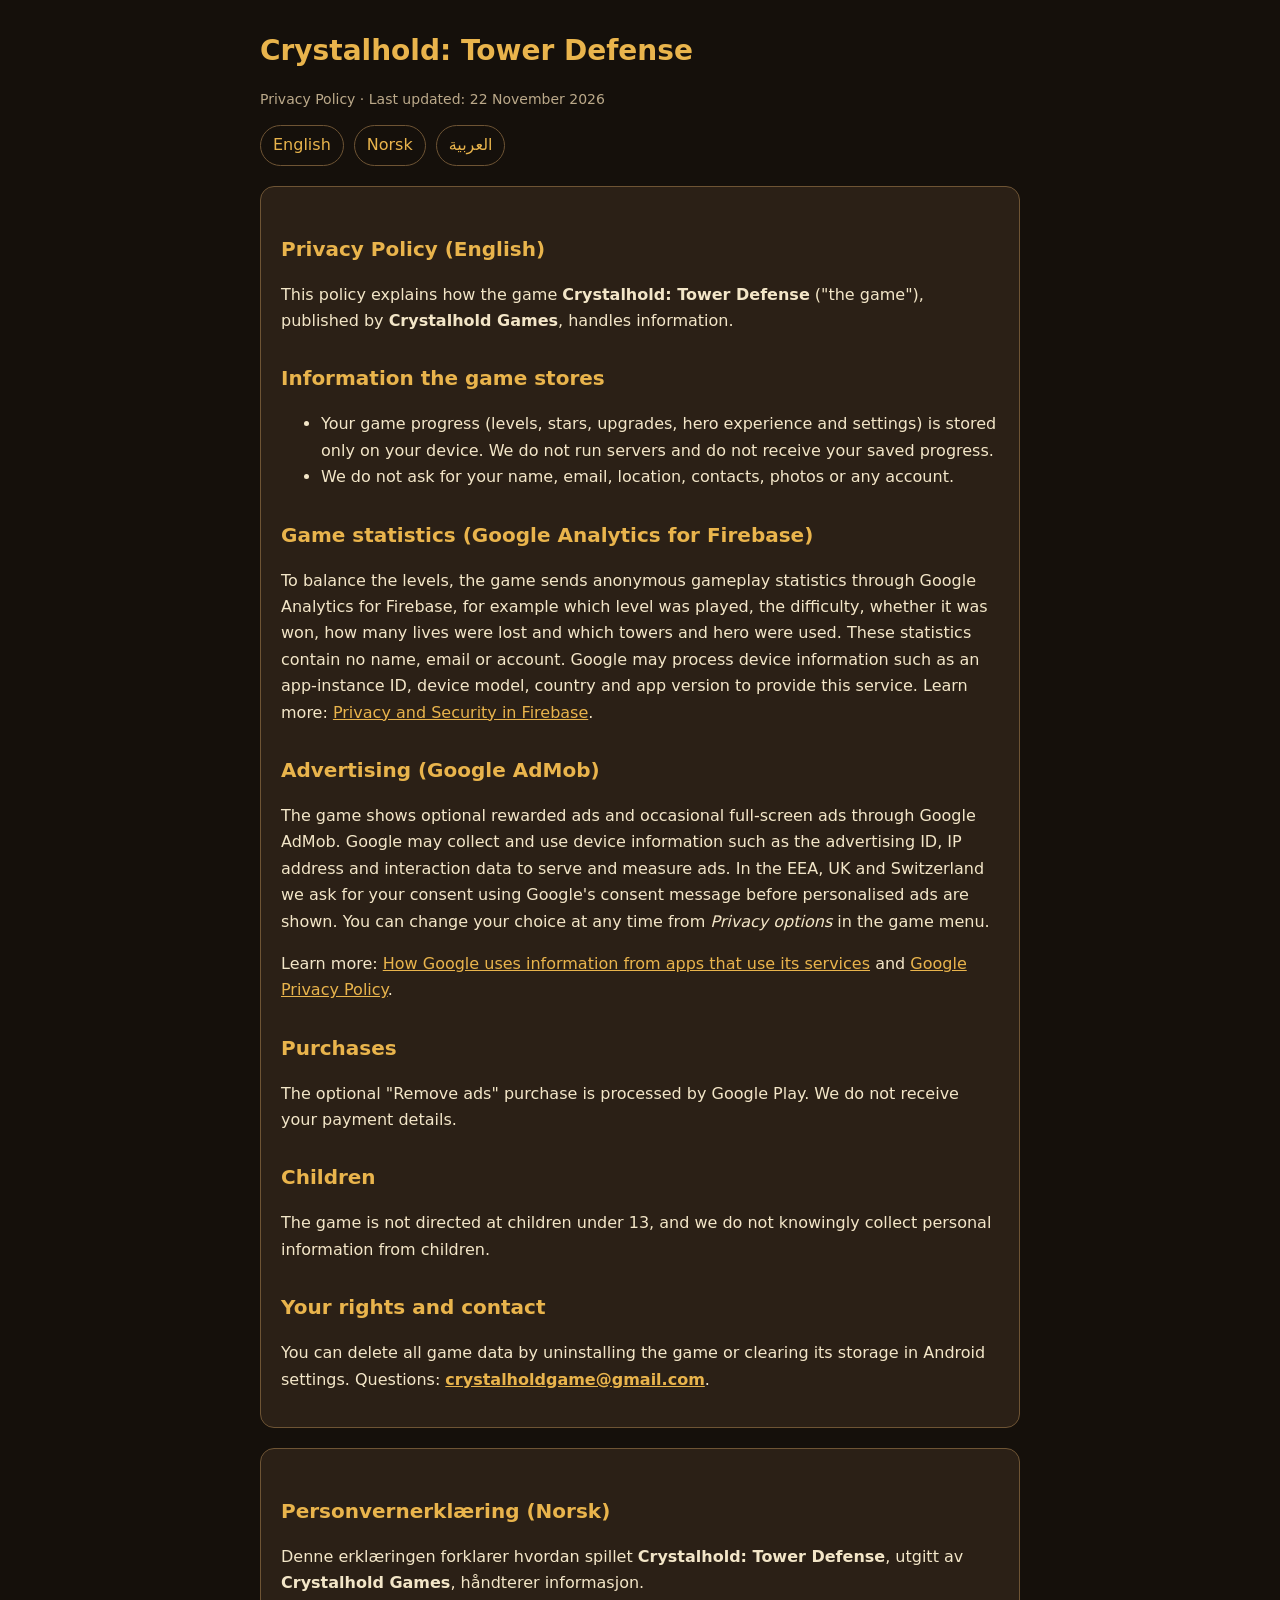
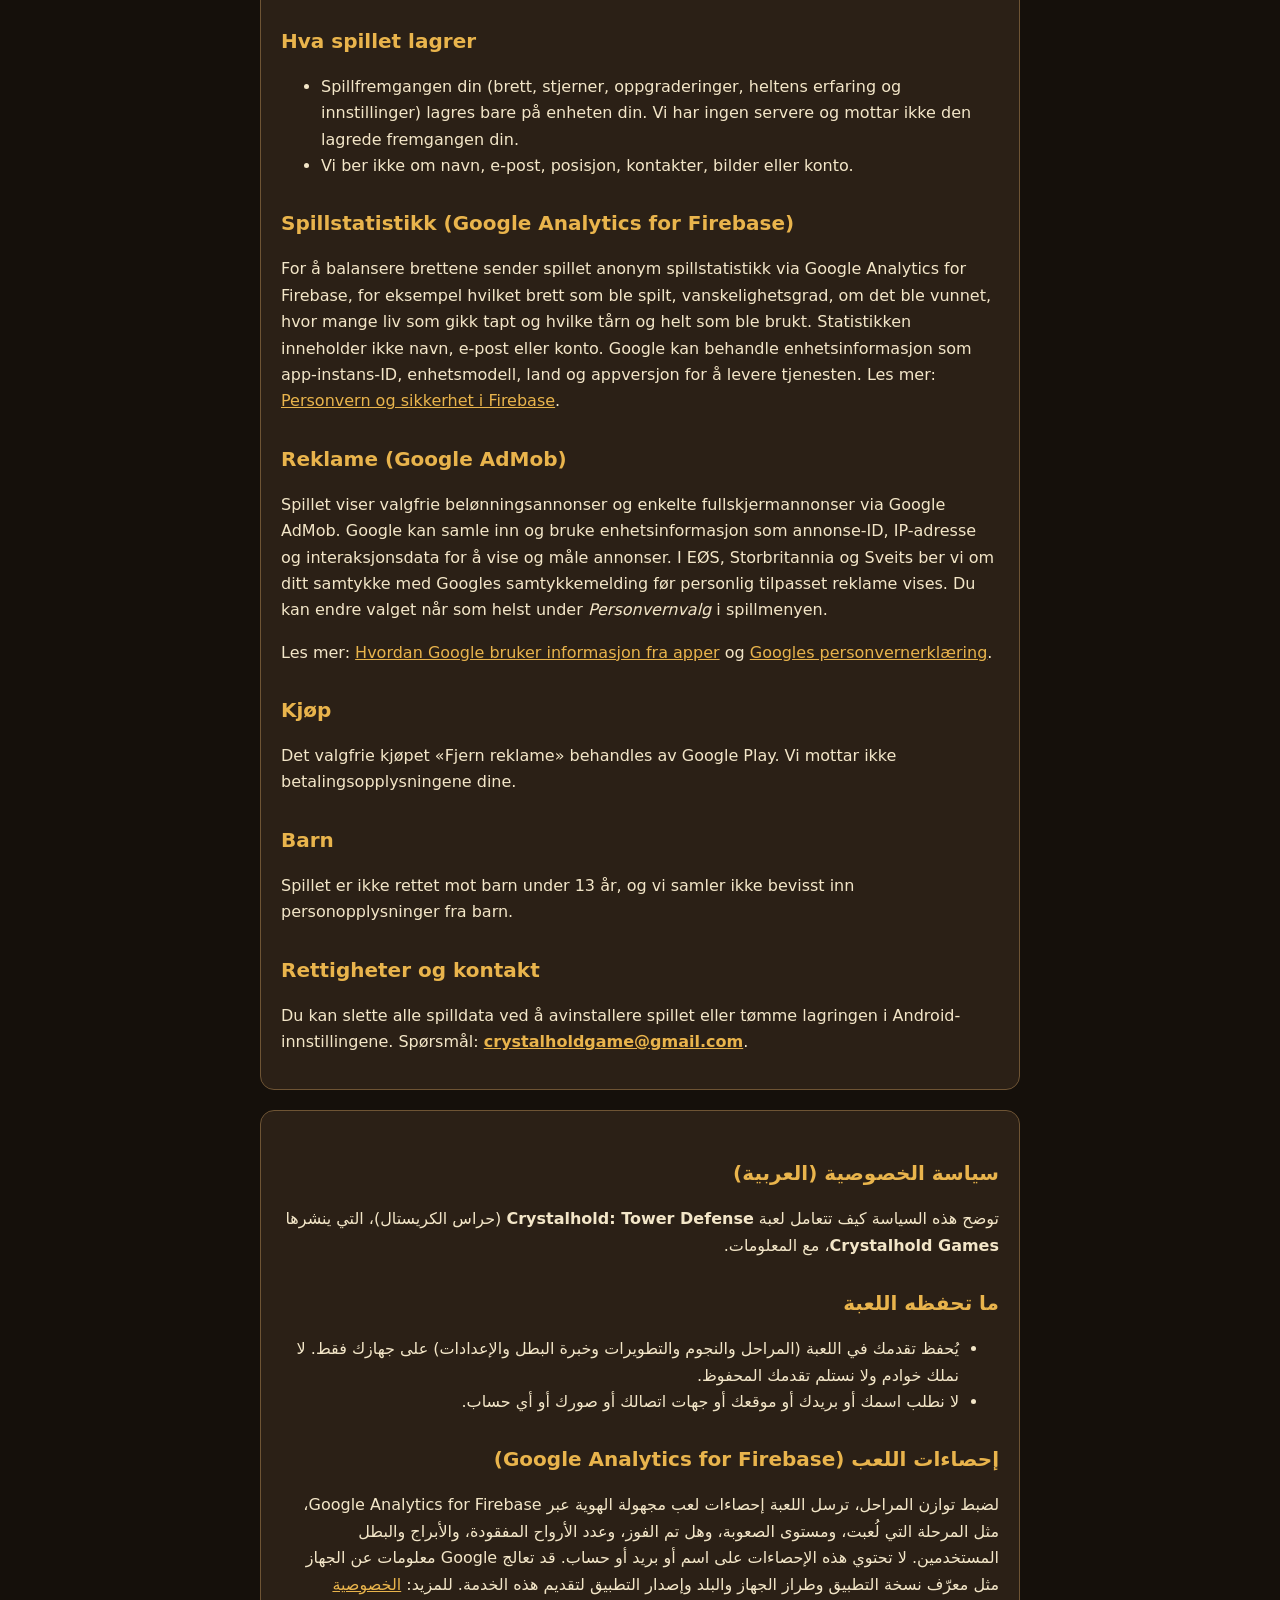
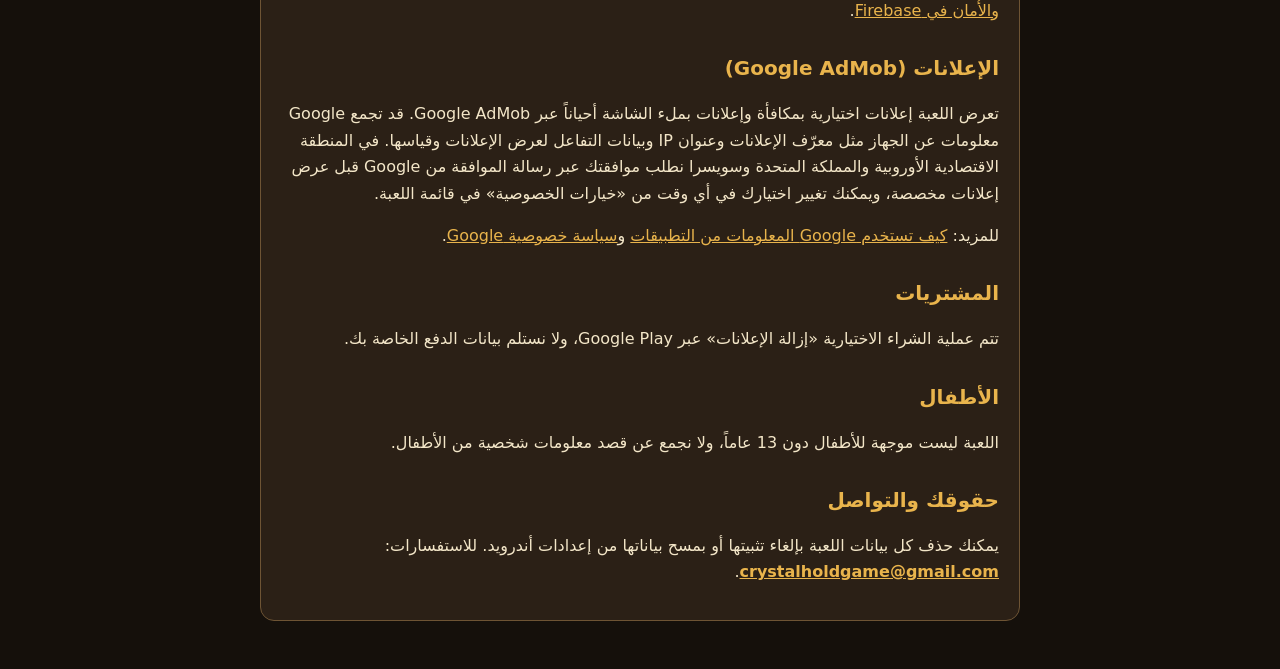
<file: docs/privacy.html>
<!doctype html>
<html lang="en">
<head>
<meta charset="utf-8">
<meta name="viewport" content="width=device-width,initial-scale=1">
<title>Crystalhold – Privacy Policy</title>
<style>
:root{--bg:#15100b;--card:#2b2016;--line:#6e5434;--text:#f3e6c8;--dim:#bba98a;--gold:#e9b44c}
body{margin:0;background:var(--bg);color:var(--text);font-family:system-ui,-apple-system,"Segoe UI",Tahoma,sans-serif;line-height:1.65}
main{max-width:760px;margin:0 auto;padding:28px max(16px,env(safe-area-inset-left,0px)) 48px}
h1{color:var(--gold);font-size:28px;margin:0 0 4px}
h2{color:var(--gold);font-size:20px;margin:28px 0 8px}
section{background:var(--card);border:1px solid var(--line);border-radius:14px;padding:18px 20px;margin-top:20px}
p,li{color:var(--text)}.muted{color:var(--dim);font-size:14px}
a{color:var(--gold)}nav{display:flex;gap:10px;flex-wrap:wrap;margin-top:12px}nav a{padding:6px 12px;border:1px solid var(--line);border-radius:999px;text-decoration:none}
</style>
</head>
<body>
<main>
<h1>Crystalhold: Tower Defense</h1>
<p class="muted">Privacy Policy · Last updated: 22 November 2026</p>
<nav><a href="#en">English</a><a href="#no">Norsk</a><a href="#ar">العربية</a></nav>

<section id="en">
<h2>Privacy Policy (English)</h2>
<p>This policy explains how the game <b>Crystalhold: Tower Defense</b> ("the game"), published by <b>Crystalhold Games</b>, handles information.</p>
<h2>Information the game stores</h2>
<ul>
<li>Your game progress (levels, stars, upgrades, hero experience and settings) is stored only on your device. We do not run servers and do not receive your saved progress.</li>
<li>We do not ask for your name, email, location, contacts, photos or any account.</li>
</ul>
<h2>Game statistics (Google Analytics for Firebase)</h2>
<p>To balance the levels, the game sends anonymous gameplay statistics through Google Analytics for Firebase, for example which level was played, the difficulty, whether it was won, how many lives were lost and which towers and hero were used. These statistics contain no name, email or account. Google may process device information such as an app-instance ID, device model, country and app version to provide this service. Learn more: <a href="https://firebase.google.com/support/privacy">Privacy and Security in Firebase</a>.</p>
<h2>Advertising (Google AdMob)</h2>
<p>The game shows optional rewarded ads and occasional full-screen ads through Google AdMob. Google may collect and use device information such as the advertising ID, IP address and interaction data to serve and measure ads. In the EEA, UK and Switzerland we ask for your consent using Google's consent message before personalised ads are shown. You can change your choice at any time from <i>Privacy options</i> in the game menu.</p>
<p>Learn more: <a href="https://policies.google.com/technologies/ads">How Google uses information from apps that use its services</a> and <a href="https://policies.google.com/privacy">Google Privacy Policy</a>.</p>
<h2>Purchases</h2>
<p>The optional "Remove ads" purchase is processed by Google Play. We do not receive your payment details.</p>
<h2>Children</h2>
<p>The game is not directed at children under 13, and we do not knowingly collect personal information from children.</p>
<h2>Your rights and contact</h2>
<p>You can delete all game data by uninstalling the game or clearing its storage in Android settings. Questions: <b><a href="mailto:crystalholdgame@gmail.com">crystalholdgame@gmail.com</a></b>.</p>
</section>

<section id="no" lang="nb">
<h2>Personvernerklæring (Norsk)</h2>
<p>Denne erklæringen forklarer hvordan spillet <b>Crystalhold: Tower Defense</b>, utgitt av <b>Crystalhold Games</b>, håndterer informasjon.</p>
<h2>Hva spillet lagrer</h2>
<ul>
<li>Spillfremgangen din (brett, stjerner, oppgraderinger, heltens erfaring og innstillinger) lagres bare på enheten din. Vi har ingen servere og mottar ikke den lagrede fremgangen din.</li>
<li>Vi ber ikke om navn, e-post, posisjon, kontakter, bilder eller konto.</li>
</ul>
<h2>Spillstatistikk (Google Analytics for Firebase)</h2>
<p>For å balansere brettene sender spillet anonym spillstatistikk via Google Analytics for Firebase, for eksempel hvilket brett som ble spilt, vanskelighetsgrad, om det ble vunnet, hvor mange liv som gikk tapt og hvilke tårn og helt som ble brukt. Statistikken inneholder ikke navn, e-post eller konto. Google kan behandle enhetsinformasjon som app-instans-ID, enhetsmodell, land og appversjon for å levere tjenesten. Les mer: <a href="https://firebase.google.com/support/privacy">Personvern og sikkerhet i Firebase</a>.</p>
<h2>Reklame (Google AdMob)</h2>
<p>Spillet viser valgfrie belønningsannonser og enkelte fullskjermannonser via Google AdMob. Google kan samle inn og bruke enhetsinformasjon som annonse-ID, IP-adresse og interaksjonsdata for å vise og måle annonser. I EØS, Storbritannia og Sveits ber vi om ditt samtykke med Googles samtykkemelding før personlig tilpasset reklame vises. Du kan endre valget når som helst under <i>Personvernvalg</i> i spillmenyen.</p>
<p>Les mer: <a href="https://policies.google.com/technologies/ads">Hvordan Google bruker informasjon fra apper</a> og <a href="https://policies.google.com/privacy">Googles personvernerklæring</a>.</p>
<h2>Kjøp</h2>
<p>Det valgfrie kjøpet «Fjern reklame» behandles av Google Play. Vi mottar ikke betalingsopplysningene dine.</p>
<h2>Barn</h2>
<p>Spillet er ikke rettet mot barn under 13 år, og vi samler ikke bevisst inn personopplysninger fra barn.</p>
<h2>Rettigheter og kontakt</h2>
<p>Du kan slette alle spilldata ved å avinstallere spillet eller tømme lagringen i Android-innstillingene. Spørsmål: <b><a href="mailto:crystalholdgame@gmail.com">crystalholdgame@gmail.com</a></b>.</p>
</section>

<section id="ar" lang="ar" dir="rtl">
<h2>سياسة الخصوصية (العربية)</h2>
<p>توضح هذه السياسة كيف تتعامل لعبة <b>Crystalhold: Tower Defense</b> (حراس الكريستال)، التي ينشرها <b>Crystalhold Games</b>، مع المعلومات.</p>
<h2>ما تحفظه اللعبة</h2>
<ul>
<li>يُحفظ تقدمك في اللعبة (المراحل والنجوم والتطويرات وخبرة البطل والإعدادات) على جهازك فقط. لا نملك خوادم ولا نستلم تقدمك المحفوظ.</li>
<li>لا نطلب اسمك أو بريدك أو موقعك أو جهات اتصالك أو صورك أو أي حساب.</li>
</ul>
<h2>إحصاءات اللعب (Google Analytics for Firebase)</h2>
<p>لضبط توازن المراحل، ترسل اللعبة إحصاءات لعب مجهولة الهوية عبر Google Analytics for Firebase، مثل المرحلة التي لُعبت، ومستوى الصعوبة، وهل تم الفوز، وعدد الأرواح المفقودة، والأبراج والبطل المستخدمين. لا تحتوي هذه الإحصاءات على اسم أو بريد أو حساب. قد تعالج Google معلومات عن الجهاز مثل معرّف نسخة التطبيق وطراز الجهاز والبلد وإصدار التطبيق لتقديم هذه الخدمة. للمزيد: <a href="https://firebase.google.com/support/privacy">الخصوصية والأمان في Firebase</a>.</p>
<h2>الإعلانات (Google AdMob)</h2>
<p>تعرض اللعبة إعلانات اختيارية بمكافأة وإعلانات بملء الشاشة أحياناً عبر Google AdMob. قد تجمع Google معلومات عن الجهاز مثل معرّف الإعلانات وعنوان IP وبيانات التفاعل لعرض الإعلانات وقياسها. في المنطقة الاقتصادية الأوروبية والمملكة المتحدة وسويسرا نطلب موافقتك عبر رسالة الموافقة من Google قبل عرض إعلانات مخصصة، ويمكنك تغيير اختيارك في أي وقت من «خيارات الخصوصية» في قائمة اللعبة.</p>
<p>للمزيد: <a href="https://policies.google.com/technologies/ads">كيف تستخدم Google المعلومات من التطبيقات</a> و<a href="https://policies.google.com/privacy">سياسة خصوصية Google</a>.</p>
<h2>المشتريات</h2>
<p>تتم عملية الشراء الاختيارية «إزالة الإعلانات» عبر Google Play، ولا نستلم بيانات الدفع الخاصة بك.</p>
<h2>الأطفال</h2>
<p>اللعبة ليست موجهة للأطفال دون 13 عاماً، ولا نجمع عن قصد معلومات شخصية من الأطفال.</p>
<h2>حقوقك والتواصل</h2>
<p>يمكنك حذف كل بيانات اللعبة بإلغاء تثبيتها أو بمسح بياناتها من إعدادات أندرويد. للاستفسارات: <b><a href="mailto:crystalholdgame@gmail.com">crystalholdgame@gmail.com</a></b>.</p>
</section>
</main>
</body>
</html>
</file>
